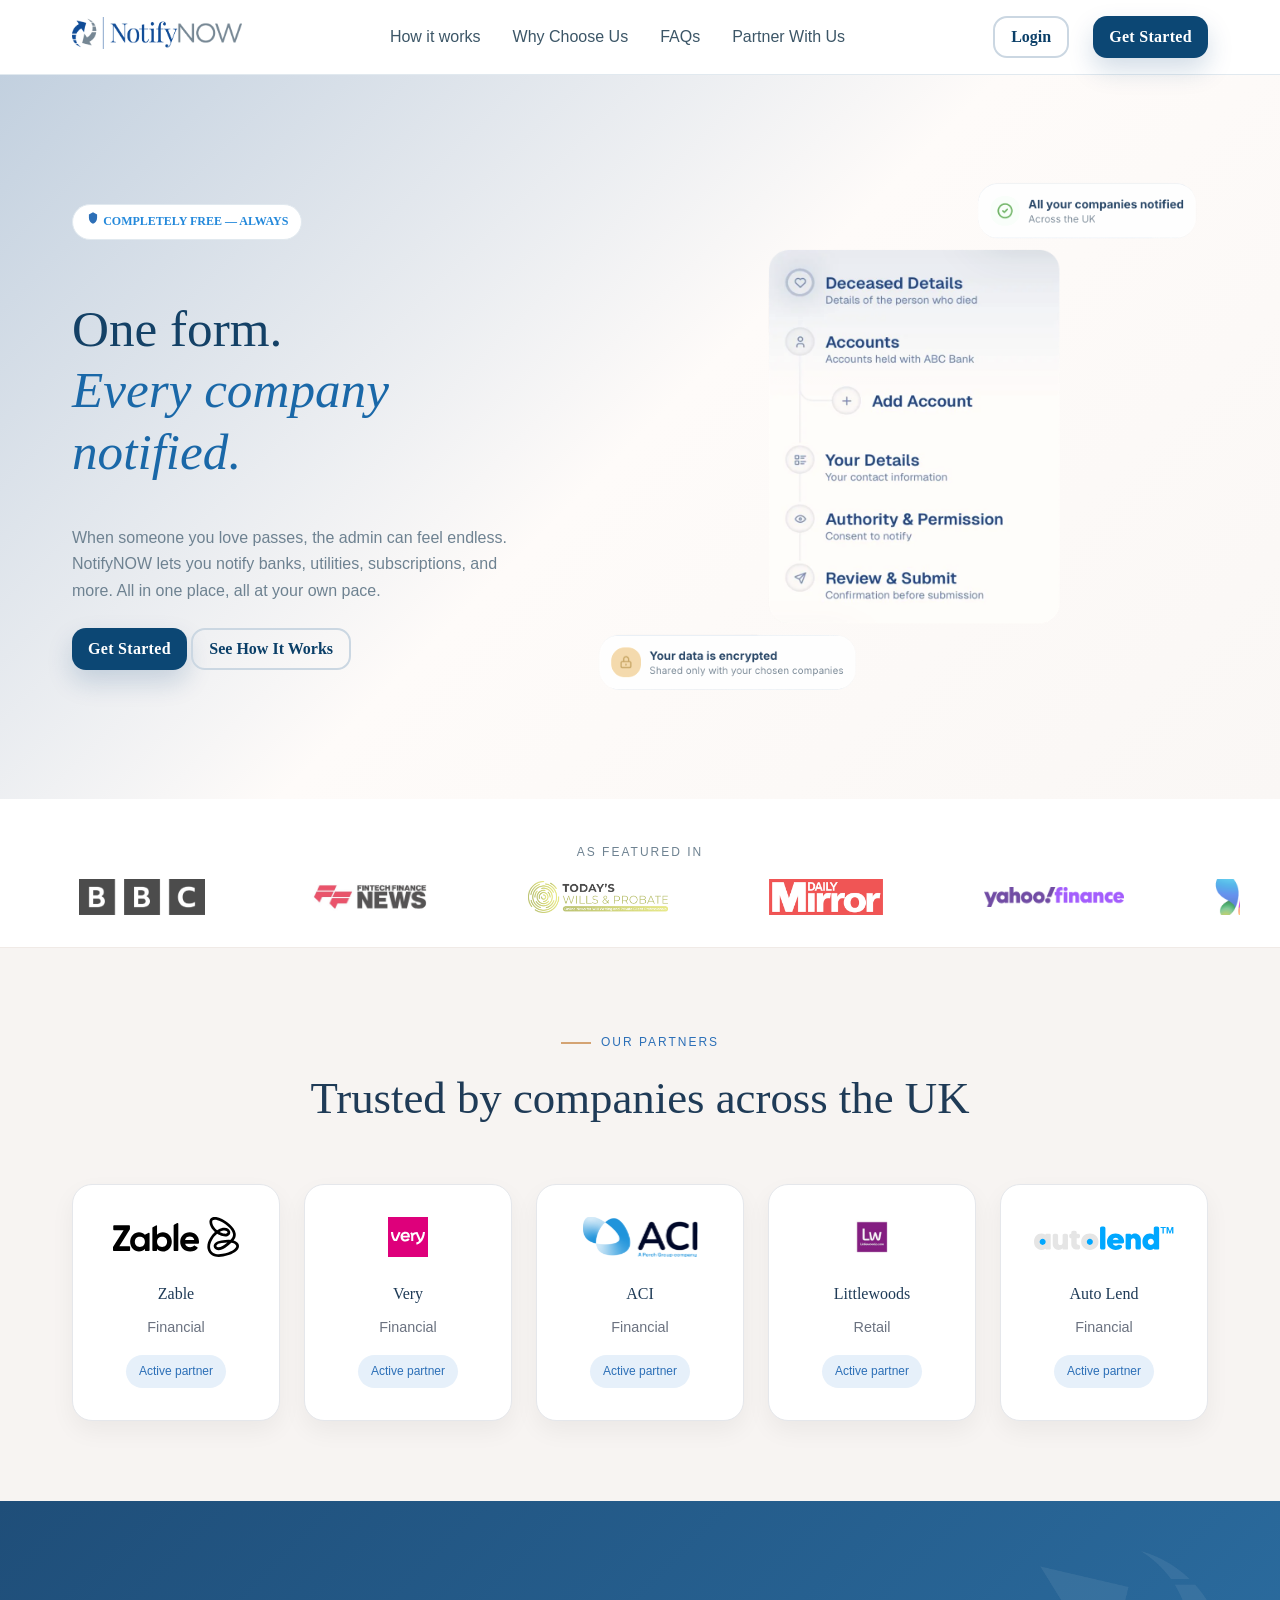
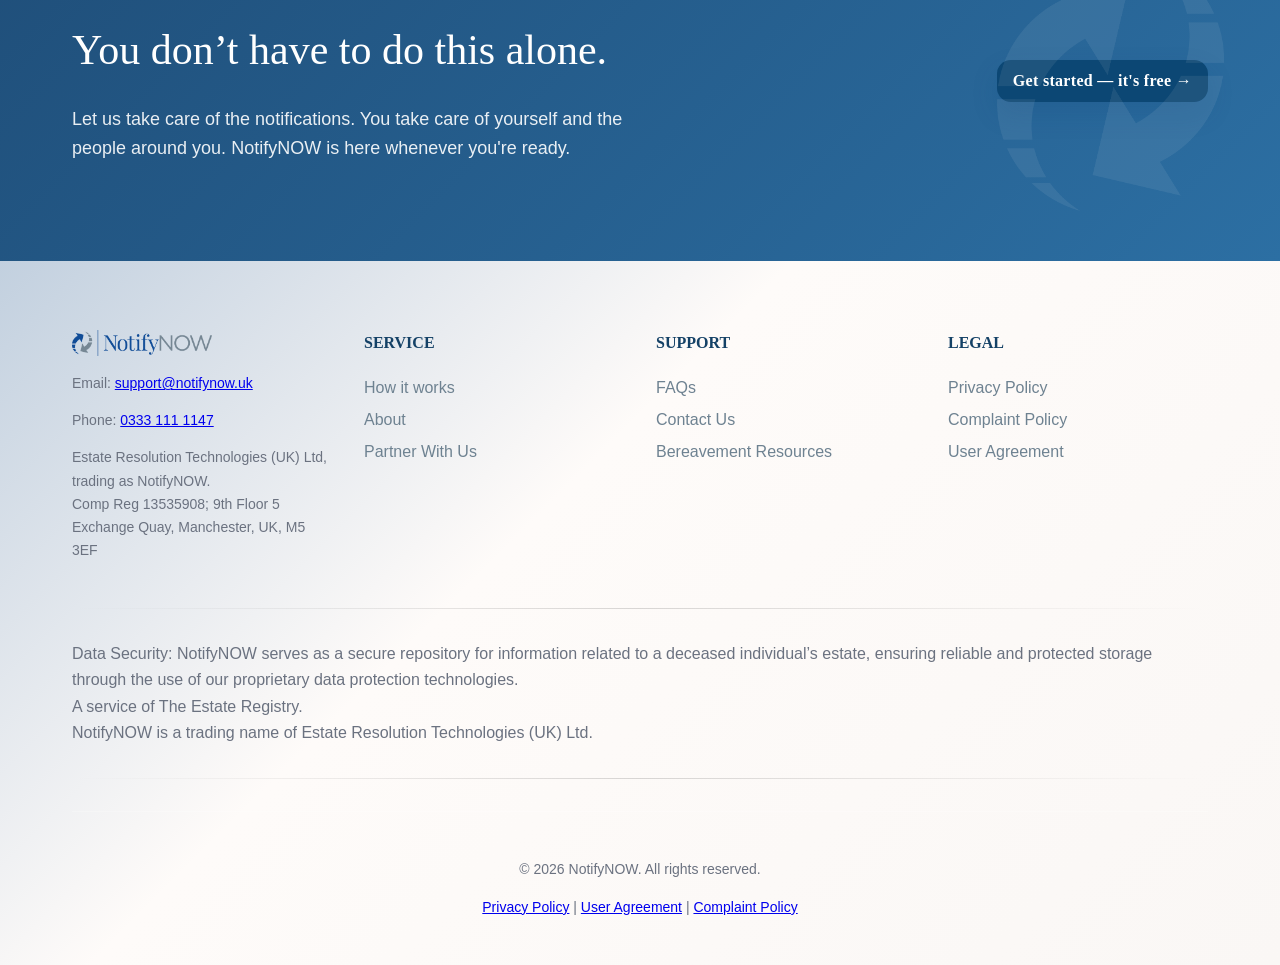
<file: index.html>
<!DOCTYPE html>
<html lang="en">
<head>
    <meta charset="UTF-8">
    <meta name="viewport" content="width=device-width, initial-scale=1.0, viewport-fit=cover">
    <title>NotifyNOW - Bereavement Notification Service</title>
    <link rel="stylesheet" href="styles.css">
</head>
<body>
    <!-- Navigation -->
    <nav class="nav">
        <div class="container nav-container">
            <a href="index.html">
  <img src="./assets/logos/NotifyNOWLogo.png" alt="NotifyNOW Logo" class="nav-logo">
</a>
            <ul class="nav-links">
                <li><a href="./pages/howitworks.html">How it works</a></li>
                <li><a href="./pages/whyus.html">Why Choose Us</a></li>
                <li><a href="./pages/faq.html">FAQs</a></li>
                <li><a href="./pages/partners.html">Partner With Us</a></li>
            </ul>
            <div class="nav-buttons">
  <a href="https://app.notifynow.uk/portal" target="_blank" class="btn-outline">Login</a>
  <a href="https://app.notifynow.uk/portal" target="_blank" class="btn-primary">Get Started</a>
</div>
        </div>
    </nav>

    <!-- Hero Section -->
   <section class="hero">
  <div class="container hero-container">
    
    <!-- LEFT CONTENT -->
    <div class="hero-left">
      <span class="badge">
        <svg class="badge-icon" xmlns="http://www.w3.org/2000/svg" viewBox="0 0 24 24" fill="currentColor">
      <path d="M12 2l7 4v6c0 5-3.5 9-7 10-3.5-1-7-5-7-10V6l7-4z"/>
    </svg>
    <strong class="badge-highlight">COMPLETELY FREE — ALWAYS</strong>
    </span>

      <h1 class="hero-title">
        One form.<br>
        <em>Every company notified.</em>
      </h1>

      <p class="hero-text">
        When someone you love passes, the admin can feel endless. NotifyNOW lets you notify banks, utilities, subscriptions, and more. All in one place, all at your own pace.
      </p>

      <div class="hero-buttons">
        <a href="https://app.notifynow.uk/portal" target="_blank" class="btn-primary">Get Started</a>
        <a href="pages/howitworks.html" target="_blank" class="btn-outline">See How It Works</a>
      </div>
    </div>

    <!-- RIGHT MOCK CARD -->
   <div class="hero-right">
  <!-- IMAGE -->
  <img 
    src="./assets/images/NN_GRAPHIC.png"
    alt="NotifyNOW Graphic"
    class="hero-image"
  />
  </div>
</section>

    <!-- Press Strip -->
    <section class="press-strip">
  <div class="container press-container reveal">
    <p class="press-label">As featured in</p>

    <div class="press-track">

         <div class="press-logo-item">
        <img src="./assets/logos/BBC_Logo_2021.svg.png" alt="BBC">
      </div>

      
      <div class="press-logo-item logo-ffnews">
  <img src="./assets/logos/ffnews_logo24_Main.png" alt="Fintech Finance News">
</div>

      <div class="press-logo-item">
        <img src="./assets/logos/Logos-with-Straplines-03.webp" alt="Today's Wills & Probate News">
      </div>

      <div class="press-logo-item">
        <img src="./assets/logos/dailymirror.png" alt="Daily Mirror">
      </div>

      <div class="press-logo-item">
        <img src="./assets/logos/YahooFinanceLogo.png" alt="Yahoo Finance">
      </div>

    <div class="press-logo-item logo-msn">
  <img src="./assets/logos/MSN-Logo.png" alt="MSN">
</div>

    <div class="press-logo-item logo-uknews">
  <img src="./assets/logos/UkNewsGroup.png" alt="UK News Group">
</div>

      <!-- Duplicate set for infinite scroll -->
      <div class="press-logo-item">
        <img src="./assets/logos/BBC_Logo_2021.svg.png" alt="BBC">
      </div>

      
      <div class="press-logo-item logo-ffnews">
  <img src="./assets/logos/ffnews_logo24_Main.png" alt="Fintech Finance News">
</div>

      <div class="press-logo-item">
        <img src="./assets/logos/Logos-with-Straplines-03.webp" alt="Today's Wills & Probate News">
      </div>

      <div class="press-logo-item">
        <img src="./assets/logos/dailymirror.png" alt="Daily Mirror">
      </div>

      <div class="press-logo-item">
        <img src="./assets/logos/YahooFinanceLogo.png" alt="Yahoo Finance">
      </div>

    <div class="press-logo-item logo-msn">
  <img src="./assets/logos/MSN-Logo.png" alt="MSN">
</div>

    <div class="press-logo-item logo-uknews">
  <img src="./assets/logos/UkNewsGroup.png" alt="UK News Group">
</div>
    </div>
  </div>
</section>

  <section class="partners-section">
  <div class="container">

    <div class="section-header">
      <span class="section-eyebrow">OUR PARTNERS</span>
      <h2 class="section-title">Trusted by companies across the UK</h2>
    </div>

    <div class="partners-grid">

      <!-- CARD -->
      <div class="partner-card">
        <img src="./assets/logos/logo-zable2.svg" alt="Zable">
        <h4>Zable</h4>
        <p>Financial</p>
        <span class="badge-active">Active partner</span>
      </div>

      <div class="partner-card">
        <img src="./assets/images/logo-very.svg" alt="Very">
        <h4>Very</h4>
        <p>Financial</p>
        <span class="badge-active">Active partner</span>
      </div>

       <div class="partner-card">
        <img src="./assets/images/aci-logo.svg" alt="ACI">
        <h4>ACI</h4>
        <p>Financial</p>
        <span class="badge-active">Active partner</span>
      </div>

      <div class="partner-card">
        <img src="./assets/logos/littlewoods.jpeg" alt="littlewoods">
        <h4>Littlewoods</h4>
        <p>Retail</p>
        <span class="badge-active">Active partner</span>
      </div>

       <div class="partner-card">
        <img src="./assets/logos/logo-autolend2.svg" alt="Auto Lend">
        <h4>Auto Lend</h4>
        <p>Financial</p>
        <span class="badge-active">Active partner</span>
      </div>
    

    </div>

  </div>
</section>

    <!-- CTA Section -->
  <section class="cta">
  <div class="container cta-container reveal">

    <div class="cta-left">
      <h2 class="cta-title">You don’t have to do this alone.</h2>

      <p class="cta-text">
        Let us take care of the notifications. You take care of yourself and the people around you. NotifyNOW is here whenever you're ready.
      </p>
    </div>

    <div class="cta-right">
      <button 
        class="btn-primary"
        onclick="window.open('https://app.notifynow.uk/portal', '_blank')">
        Get started — it's free →
      </button>
    </div>

  </div>
</section>

    <!-- Footer -->
    <footer class="footer">
        <div class="container footer-container">
            <div class="footer-grid">
                <div>
                    <h4 class="footer-logo">
                    <img src="./assets/logos/NotifyNOWLogo.png" alt="NotifyNOW Logo" class="footer-logo-img">
                    </h4>
                    <div class="footer-description">
  <p>Email: <a href="mailto:support@notifynow.uk">support@notifynow.uk</a></p>
  <p>Phone: <a href="tel:03331111147">0333 111 1147</a></p>
   <p>Estate Resolution Technologies (UK) Ltd, trading as NotifyNOW. 
  
          <span style="display:block;">
          Comp Reg 13535908; 9th Floor 5 Exchange Quay, Manchester, UK, M5 3EF
          </span>
          </p>
</div>
                </div>
                <div>
                    <h4>SERVICE</h4>
                    <ul class="footer-links">
                        <li><a href="pages/howitworks.html#how-it-works">How it works</a></li>
                        <li><a href="pages/whyus.html#about">About</a></li>
                        <li><a href="pages/partners.html#partners">Partner With Us</a></li>
                    </ul>
                </div>
                <div>
                    <h4>SUPPORT</h4>
                    <ul class="footer-links">
                        <li><a href="pages/faq.html">FAQs</a></li>
                        <li><a href="pages/faq.html">Contact Us</a></li>
                        <li>
                      <a href="https://continuedpath.co.uk/" target="_blank" rel="noopener noreferrer">
                       Bereavement Resources
                     </a>
                    </li>
                    </ul>
                </div>
                <div>
                    <h4>LEGAL</h4>
                    <ul class="footer-links">
                        <li><a href="https://app.notifynow.uk/privacy-policy" target="_blank" rel="noopener noreferrer">
                          Privacy Policy</a></li>
                          <li><a href="pages/complaint.html" target="_blank" rel="noopener noreferrer">
                          Complaint Policy</a></li>
                        <li><a href="https://app.notifynow.uk/terms-of-use" target="_blank" rel="noopener noreferrer">
                          User Agreement</a></li>
                    </ul>
                </div>
            </div>
            <div class="footer-divider"></div>

            <p>
            Data Security: NotifyNOW serves as a secure repository for information related to a deceased individual’s estate, ensuring reliable
            and protected storage through the use of our proprietary data protection technologies.
            <br>
            A service of The Estate Registry.
            <br>
            NotifyNOW is a trading name of Estate Resolution Technologies (UK) Ltd.
            </p>

        <div class="footer-divider"></div>

        <div class="footer-bottom">
        <p>&copy; 2026 NotifyNOW. All rights reserved.</p>

           <p class="footer-legal">
          <a href="https://app.notifynow.uk/privacy-policy" target="_blank" rel="noopener noreferrer">Privacy Policy</a>
          <span>|</span>
          <a href="https://app.notifynow.uk/terms-of-use" target="_blank" rel="noopener noreferrer">User Agreement</a>
          <span>|</span>
          <a href="pages/complaint.html" target="_blank" rel="noopener noreferrer">Complaint Policy</a>
          </p>
        </div>
     </footer>

     <script src="script.js"></script>
</body>
</html>
</file>
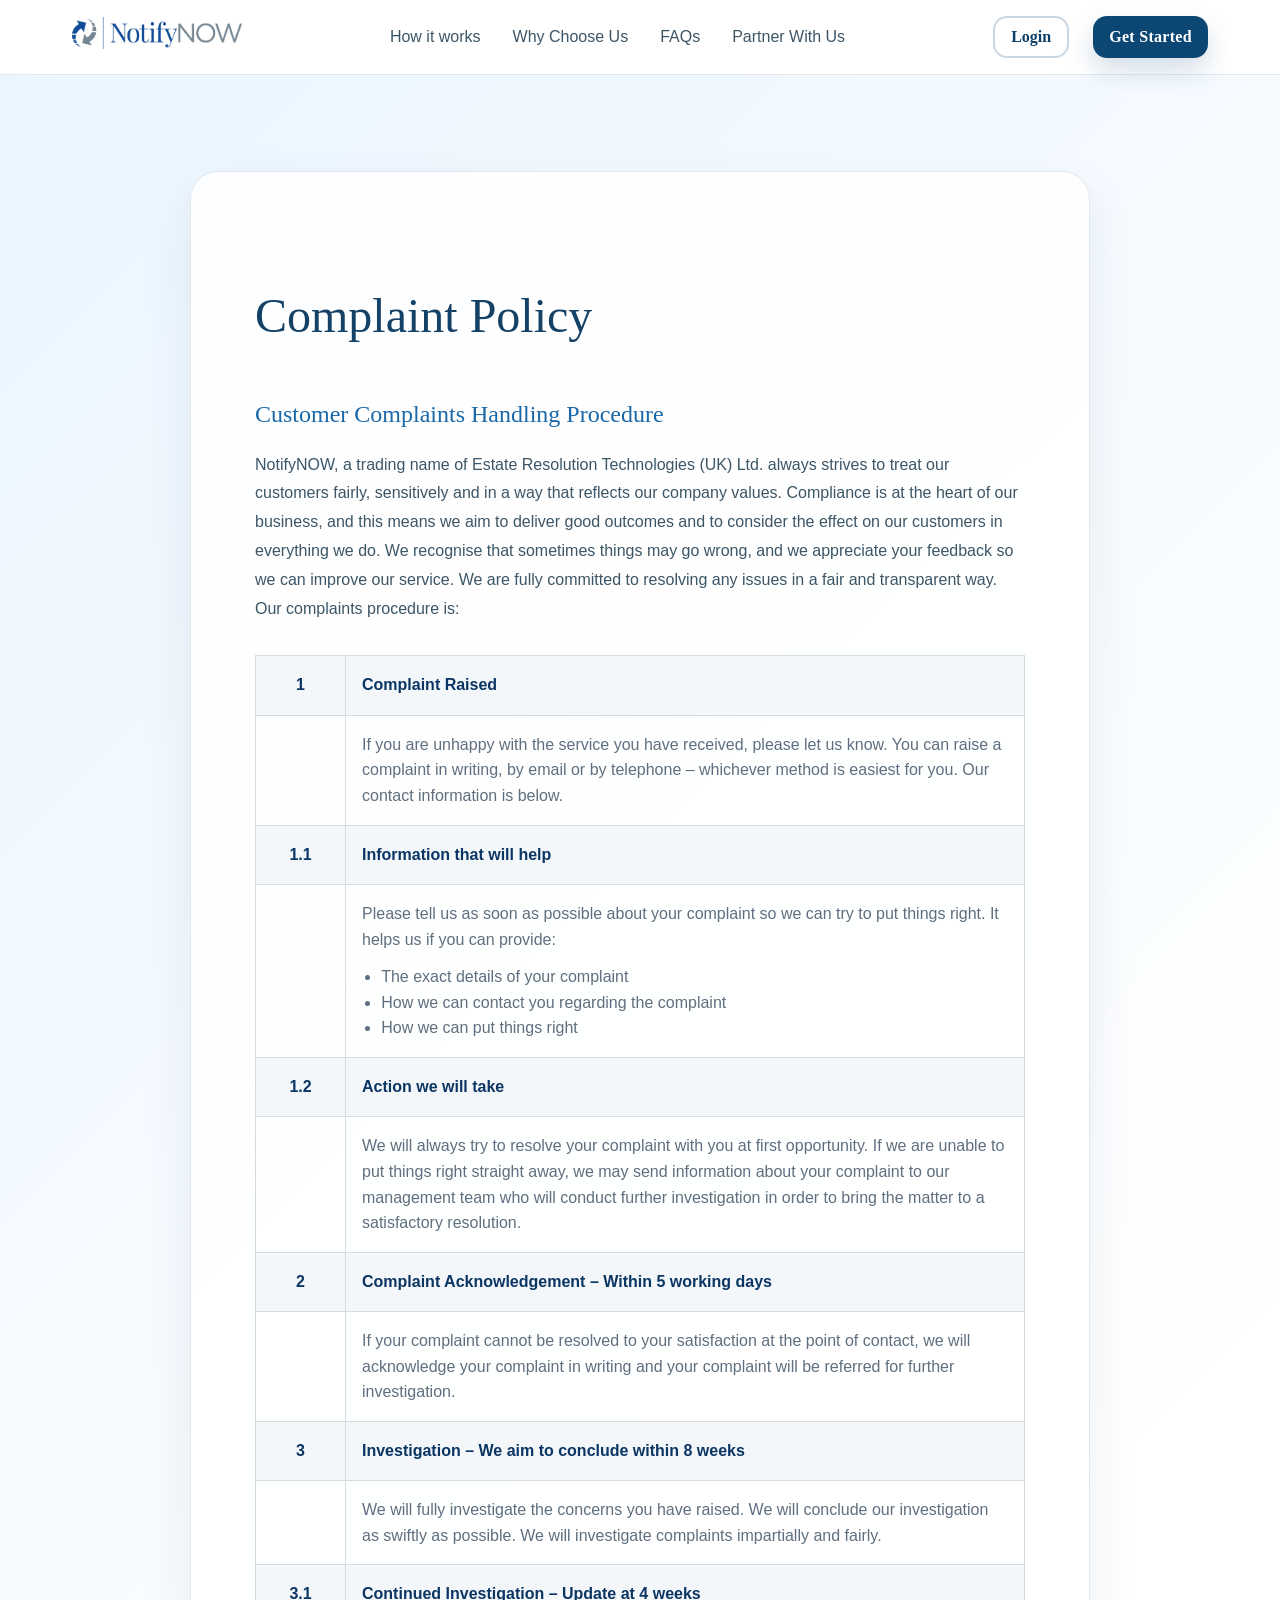
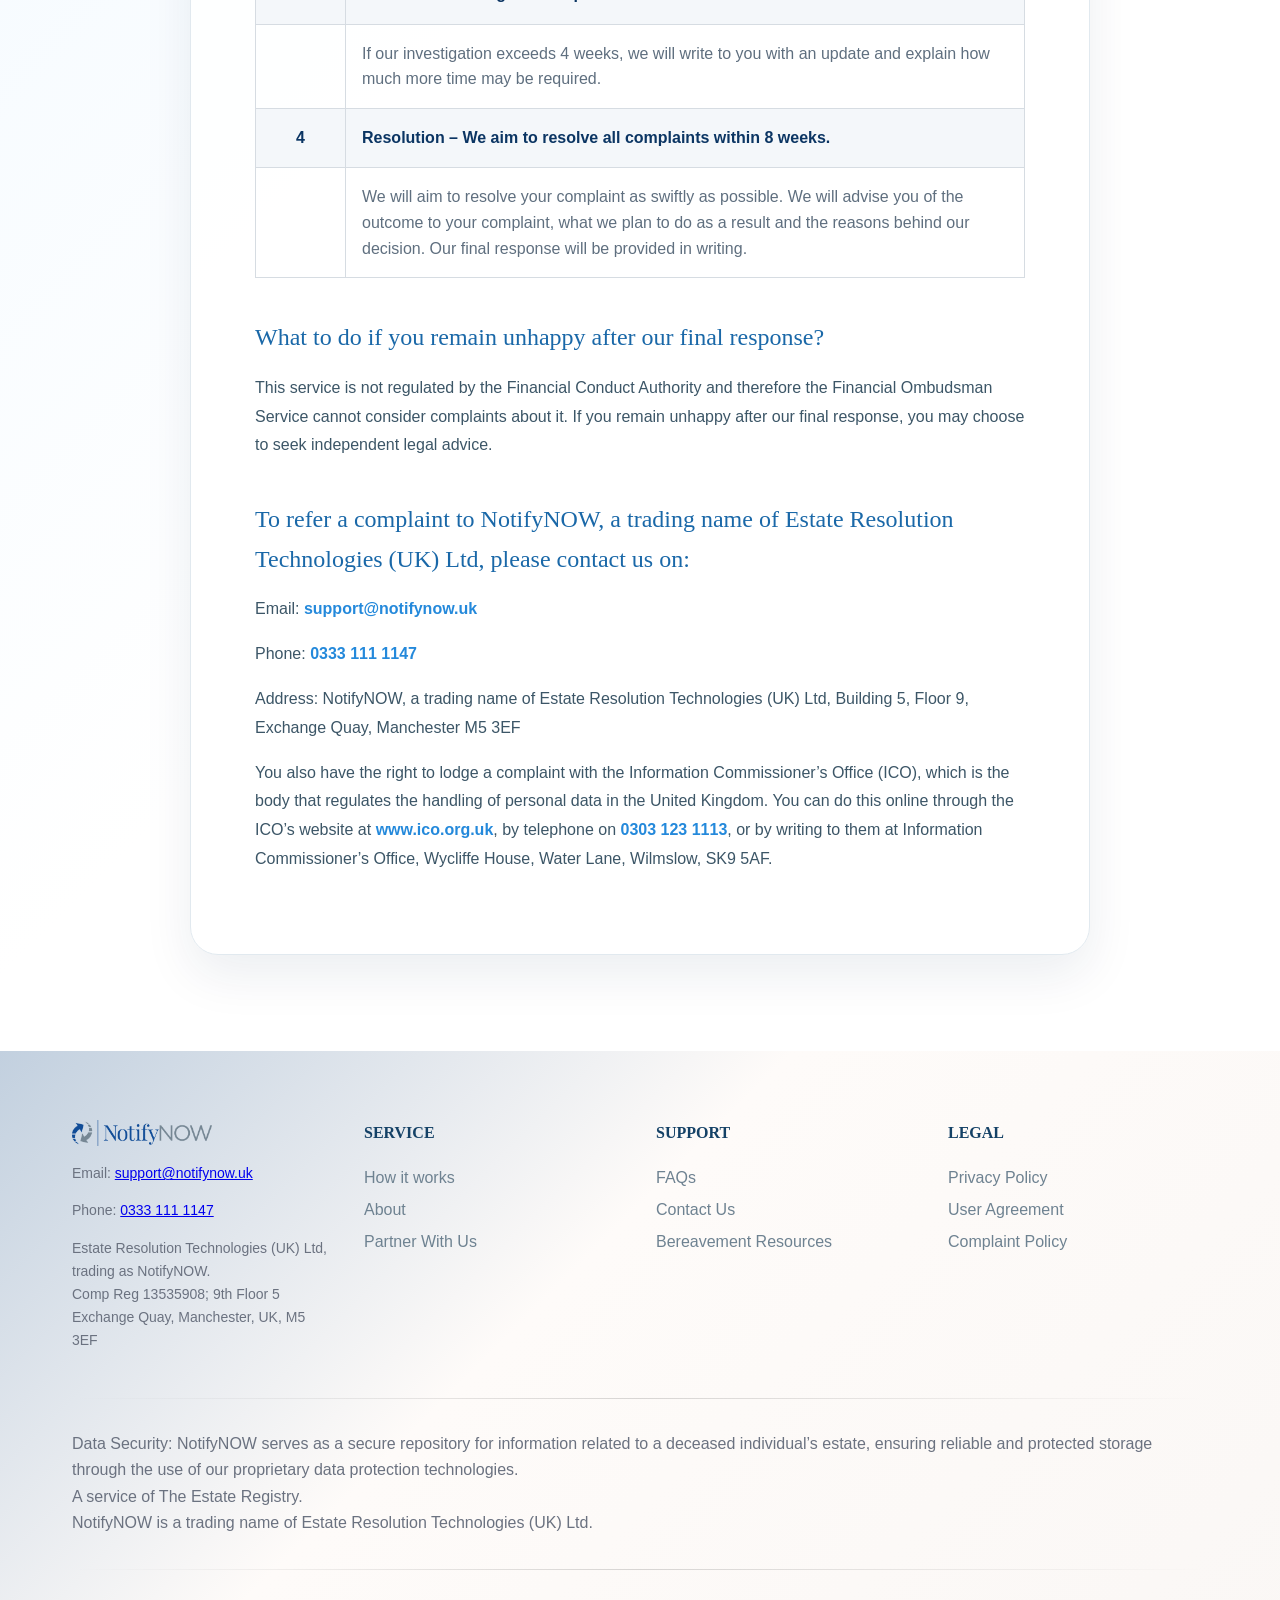
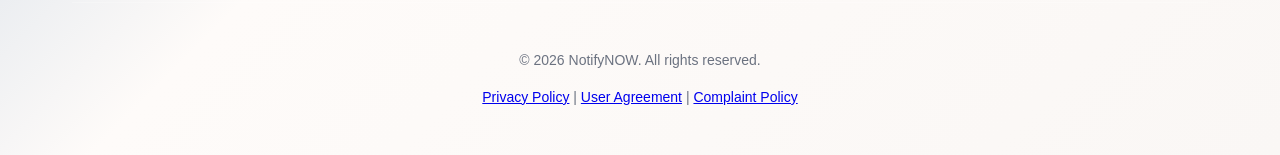
<file: pages/complaint.html>
<!DOCTYPE html>
<html lang="en">
<head>
    <meta charset="UTF-8">
    <meta name="viewport" content="width=device-width, initial-scale=1.0">
    <title>Complaint Policy - NotifyNOW</title>
    <link rel="stylesheet" href="../styles.css">
</head>
<body>

  <div id="navbar"></div>

<script src="../components/navbar.js"></script>
<script>
  document.getElementById("navbar").innerHTML = navbarHTML;
</script>

<section class="complaint-section">
  <div class="container">

    <h1>Complaint Policy</h1>
    <h2>Customer Complaints Handling Procedure</h2>

    <p>NotifyNOW, a trading name of Estate Resolution Technologies (UK) Ltd. always strives to treat our customers fairly, sensitively and in a way that reflects our company values. Compliance is at the heart of our business, and this means we aim to deliver good outcomes and to consider the effect on our customers in everything we do. We recognise that sometimes things may go wrong, and we appreciate your feedback so we can improve our service. We are fully committed to resolving any issues in a fair and transparent way.

            Our complaints procedure is:</p>
            <table class="complaints-table">
  <tr>
    <th>1</th>
    <th>Complaint Raised</th>
  </tr>
  <tr>
    <td></td>
    <td>If you are unhappy with the service you have received, please let us know. You can raise a complaint in writing, by email or by telephone – whichever method is easiest for you. Our contact information is below.</td>
  </tr>

  <tr>
    <th>1.1</th>
    <th>Information that will help</th>
  </tr>
  <tr>
    <td></td>
    <td>
      Please tell us as soon as possible about your complaint so we can try to put things right. It helps us if you can provide:
      <ul>
        <li>The exact details of your complaint</li>
        <li>How we can contact you regarding the complaint</li>
        <li>How we can put things right</li>
      </ul>
    </td>
  </tr>

  <tr>
    <th>1.2</th>
    <th>Action we will take</th>
  </tr>
  <tr>
    <td></td>
    <td>We will always try to resolve your complaint with you at first opportunity. If we are unable to put things right straight away, we may send information about your complaint to our management team who will conduct further investigation in order to bring the matter to a satisfactory resolution.</td>
  </tr>

  <tr>
    <th>2</th>
    <th>Complaint Acknowledgement – Within 5 working days</th>
  </tr>
  <tr>
    <td></td>
    <td>If your complaint cannot be resolved to your satisfaction at the point of contact, we will acknowledge your complaint in writing and your complaint will be referred for further investigation.</td>
  </tr>

  <tr>
    <th>3</th>
    <th>Investigation – We aim to conclude within 8 weeks</th>
  </tr>
  <tr>
    <td></td>
    <td>We will fully investigate the concerns you have raised. We will conclude our investigation as swiftly as possible. We will investigate complaints impartially and fairly.</td>
  </tr>

  <tr>
    <th>3.1</th>
    <th>Continued Investigation – Update at 4 weeks</th>
  </tr>
  <tr>
    <td></td>
    <td>If our investigation exceeds 4 weeks, we will write to you with an update and explain how much more time may be required.</td>
  </tr>

  <tr>
    <th>4</th>
    <th>Resolution – We aim to resolve all complaints within 8 weeks.</th>
  </tr>
  <tr>
    <td></td>
    <td>We will aim to resolve your complaint as swiftly as possible. We will advise you of the outcome to your complaint, what we plan to do as a result and the reasons behind our decision. Our final response will be provided in writing.</td>
  </tr>
</table>
    
    <h2>What to do if you remain unhappy after our final response?</h2>
    <p>This service is not regulated by the Financial Conduct Authority and therefore the Financial Ombudsman Service cannot consider complaints about it. If you remain unhappy after our final response, you may choose to seek independent legal advice.</p>

    <h2>To refer a complaint to NotifyNOW, a trading name of Estate Resolution Technologies (UK) Ltd, please contact us on:</h2>
    <p>Email: <a href="mailto:support@notifynow.uk">support@notifynow.uk</a></p>
    <p>Phone: <a href="tel:03331111147">0333 111 1147</a></p>
    <p>Address: NotifyNOW, a trading name of Estate Resolution Technologies (UK) Ltd, Building 5, Floor 9, Exchange Quay, Manchester M5 3EF</p>

   <p>
  You also have the right to lodge a complaint with the Information Commissioner’s Office (ICO), which is the body that regulates the handling of personal data in the United Kingdom.
  You can do this online through the ICO’s website at 
  <a href="https://www.ico.org.uk" target="_blank">www.ico.org.uk</a>,
  by telephone on 
  <a href="tel:03031231113">0303 123 1113</a>,
  or by writing to them at Information Commissioner’s Office, Wycliffe House, Water Lane, Wilmslow, SK9 5AF.
</p>

  </div>
</section>

<footer class="footer">
  <div class="container footer-container">
    <div class="footer-grid">
      <div>
        <h4 class="footer-logo">
          <img src="../assets/logos/NotifyNOWLogo.png" alt="NotifyNOW Logo" class="footer-logo-img">
        </h4>

        <div class="footer-description">
          <p>Email: <a href="mailto:support@notifynow.uk">support@notifynow.uk</a></p>
          <p>Phone: <a href="tel:03331111147">0333 111 1147</a></p>
          <p>Estate Resolution Technologies (UK) Ltd, trading as NotifyNOW. 
  
          <span style="display:block;">
          Comp Reg 13535908; 9th Floor 5 Exchange Quay, Manchester, UK, M5 3EF
          </span>
</p>
        </div>
      </div>

      <div>
        <h4>SERVICE</h4>
        <ul class="footer-links">
          <li><a href="howitworks.html#how-it-works">How it works</a></li>
          <li><a href="whyus.html#about">About</a></li>
          <li><a href="partners.html#partners">Partner With Us</a></li>
        </ul>
      </div>

      <div>
        <h4>SUPPORT</h4>
        <ul class="footer-links">
          <li><a href="faq.html">FAQs</a></li>
          <li><a href="faq.html">Contact Us</a></li>
          <li><a href="https://continuedpath.co.uk/" target="_blank" rel="noopener noreferrer">Bereavement Resources</a></li>
        </ul>
      </div>

      <div>
        <h4>LEGAL</h4>
        <ul class="footer-links">
          <li><a href="https://app.notifynow.uk/privacy-policy" target="_blank" rel="noopener noreferrer">Privacy Policy</a></li>
          <li><a href="https://app.notifynow.uk/terms-of-use" target="_blank" rel="noopener noreferrer">User Agreement</a></li>
          <li><a href="complaint.html" target="_blank" rel="noopener noreferrer">Complaint Policy</a></li>
        </ul>
      </div>
    </div>

    <div class="footer-divider"></div>

           <p>
            Data Security: NotifyNOW serves as a secure repository for information related to a deceased individual’s estate, ensuring reliable
            and protected storage through the use of our proprietary data protection technologies.
            <br>
            A service of The Estate Registry.
            <br>
            NotifyNOW is a trading name of Estate Resolution Technologies (UK) Ltd.
            </p>
    <div class="footer-divider"></div>

    <div class="footer-bottom">
      <p>&copy; 2026 NotifyNOW. All rights reserved.</p>

      <p class="footer-legal">
        <a href="https://app.notifynow.uk/privacy-policy" target="_blank" rel="noopener noreferrer">Privacy Policy</a>
        <span>|</span>
        <a href="https://app.notifynow.uk/terms-of-use" target="_blank" rel="noopener noreferrer">User Agreement</a>
        <span>|</span>
        <a href="complaint.html" target="_blank" rel="noopener noreferrer">Complaint Policy</a>
      </p>
    </div>
  </div>
</footer>

     <script src="../script.js"></script>
</body>
</html>
</file>
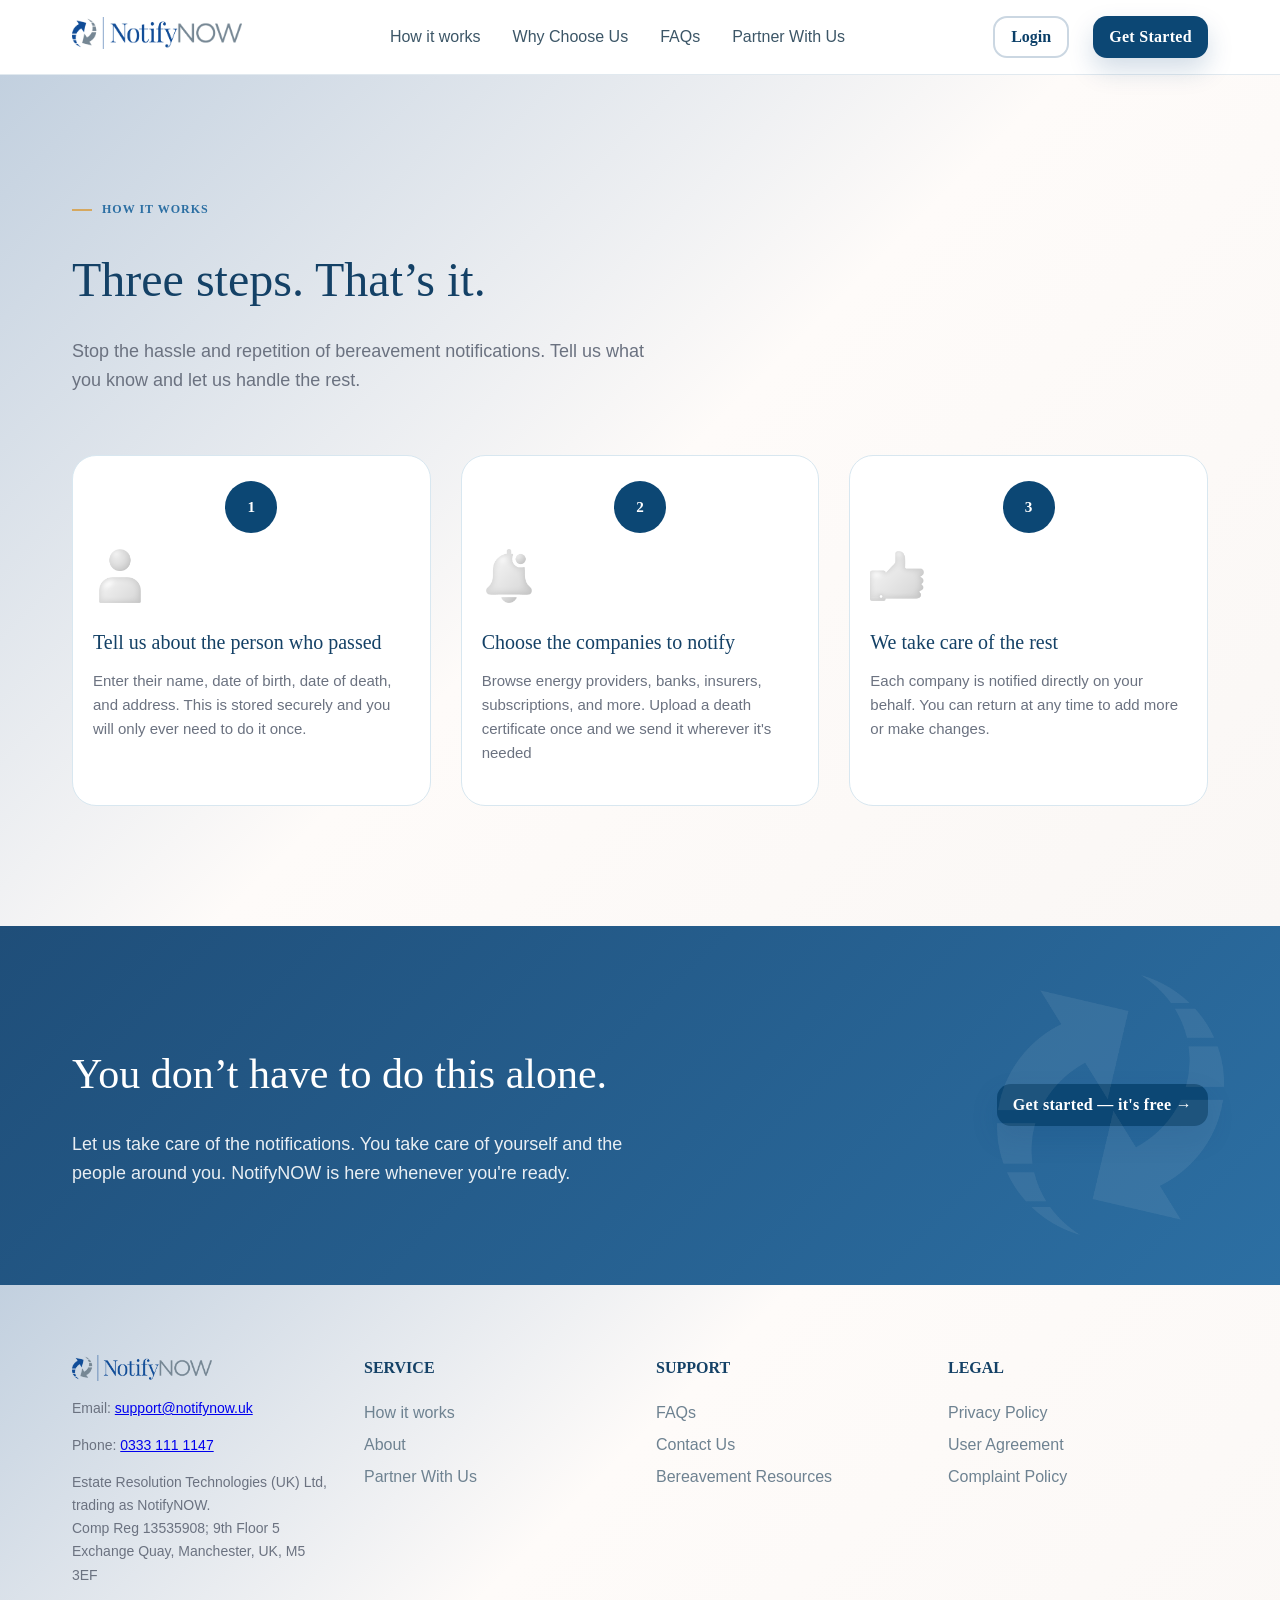
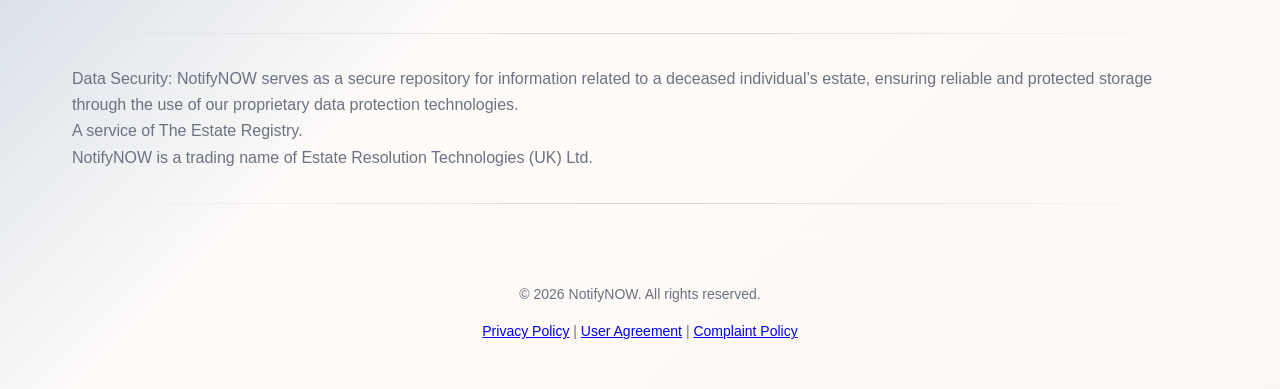
<file: pages/howitworks.html>
<!DOCTYPE html>
<html lang="en">
<head>
    <meta charset="UTF-8">
    <meta name="viewport" content="width=device-width, initial-scale=1.0">
    <title>How It Works - NotifyNOW</title>
    <link rel="stylesheet" href="../styles.css">
</head>
<body>

  <div id="navbar"></div>

<script src="../components/navbar.js"></script>
<script>
  document.getElementById("navbar").innerHTML = navbarHTML;
</script>

 <section class="how-it-works">
  <div class="container">

    <div class="how-header">
      <span class="how-label">How it works</span>
      <h2>Three steps. That’s it.</h2>
      <p>
        Stop the hassle and repetition of bereavement notifications. Tell us what you know and let us handle the rest.
      </p>
    </div>

    <div id="steps" class="steps"></div>

  </div>
</section>
 <section class="cta">
  <div class="container cta-container reveal">

    <div class="cta-left">
      <h2 class="cta-title">You don’t have to do this alone.</h2>
      <p class="cta-text">
        Let us take care of the notifications. You take care of yourself and the people around you. NotifyNOW is here whenever you're ready.
      </p>
    </div>

    <div class="cta-right">
      <button class="btn-primary"
  onclick="window.open('https://app.notifynow.uk/portal', '_blank')">
  Get started — it's free →
</button>

      <!-- <p class="cta-disclaimer">
        <svg class="badge-icon" xmlns="http://www.w3.org/2000/svg" viewBox="0 0 24 24" fill="currentColor">
          <path d="M12 2l7 4v6c0 5-3.5 9-7 10-3.5-1-7-5-7-10V6l7-4z"/>
        </svg>
        No account needed to get started
      </p>
    </div> -->

  </div>
</section>

    <!-- Footer -->
    <footer class="footer">
  <div class="container footer-container">
    <div class="footer-grid">
      <div>
        <h4 class="footer-logo">
          <img src="../assets/logos/NotifyNOWLogo.png" alt="NotifyNOW Logo" class="footer-logo-img">
        </h4>

        <div class="footer-description">
          <p>Email: <a href="mailto:support@notifynow.uk">support@notifynow.uk</a></p>
          <p>Phone: <a href="tel:03331111147">0333 111 1147</a></p>
           <p>Estate Resolution Technologies (UK) Ltd, trading as NotifyNOW. 
  
          <span style="display:block;">
          Comp Reg 13535908; 9th Floor 5 Exchange Quay, Manchester, UK, M5 3EF
          </span>
          </p>
        </div>
      </div>

      <div>
        <h4>SERVICE</h4>
        <ul class="footer-links">
          <li><a href="howitworks.html#how-it-works">How it works</a></li>
          <li><a href="whyus.html#about">About</a></li>
          <li><a href="partners.html#partners">Partner With Us</a></li>
        </ul>
      </div>

      <div>
        <h4>SUPPORT</h4>
        <ul class="footer-links">
          <li><a href="faq.html">FAQs</a></li>
          <li><a href="faq.html">Contact Us</a></li>
          <li><a href="https://continuedpath.co.uk/" target="_blank" rel="noopener noreferrer">Bereavement Resources</a></li>
        </ul>
      </div>

      <div>
        <h4>LEGAL</h4>
        <ul class="footer-links">
          <li><a href="https://app.notifynow.uk/privacy-policy" target="_blank" rel="noopener noreferrer">Privacy Policy</a></li>
          <li><a href="https://app.notifynow.uk/terms-of-use" target="_blank" rel="noopener noreferrer">User Agreement</a></li>
          <li><a href="complaint.html" target="_blank" rel="noopener noreferrer">Complaint Policy</a></li>
        </ul>
      </div>
    </div>

    <div class="footer-divider"></div>

            <p>
            Data Security: NotifyNOW serves as a secure repository for information related to a deceased individual’s estate, ensuring reliable
            and protected storage through the use of our proprietary data protection technologies.
            <br>
            A service of The Estate Registry.
            <br>
            NotifyNOW is a trading name of Estate Resolution Technologies (UK) Ltd.
            </p>

    <div class="footer-divider"></div>

    <div class="footer-bottom">
      <p>&copy; 2026 NotifyNOW. All rights reserved.</p>

      <p class="footer-legal">
        <a href="https://app.notifynow.uk/privacy-policy" target="_blank" rel="noopener noreferrer">Privacy Policy</a>
        <span>|</span>
        <a href="https://app.notifynow.uk/terms-of-use" target="_blank" rel="noopener noreferrer">User Agreement</a>
        <span>|</span>
        <a href="complaint.html" target="_blank" rel="noopener noreferrer">Complaint Policy</a>
      </p>
    </div>
  </div>
</footer>

<script src="../components/steps.js"></script>

</body>
</html>
</file>
<file: styles.css>
/** @import must precede all other statements */
@import url("https://fonts.googleapis.com/css2?family=DM+Serif+Display:ital@0;1&family=DM+Sans:wght@300;400;500;600;700&display=swap");
@import url("https://fonts.googleapis.com/css2?family=Libre+Baskerville:wght@400;700&display=swap");
:root {
  /* NotifyNOW palette */
  --navy: 207 67% 24%;
  --blue: 207 73% 38%;
  --blue-mid: 207 72% 50%;
  --blue-light: 207 100% 93%;
  --blue-pale: 207 100% 96%;
  --sky: 207 87% 78%;
  --warm: 26 33% 96%;
  --warm-dark: 26 25% 92%;
  --gold: 37 51% 59%;
  --gold-light: 37 81% 79%;
  --body: 204 26% 32%;
  --muted: 205 14% 50%;
  --border-color: 207 32% 91%;

  /* Tailwind defaults */
  --background: 0 0% 100%;
  --foreground: 222.2 84% 4.9%;
  --card: 0 0% 100%;
  --card-foreground: 222.2 84% 4.9%;
  --popover: 0 0% 100%;
  --popover-foreground: 222.2 84% 4.9%;
  --primary: 207 67% 24%;
  --primary-foreground: 210 40% 98%;
  --secondary: 210 40% 96.1%;
  --secondary-foreground: 222.2 47.4% 11.2%;
  --muted-tw: 210 40% 96.1%;
  --muted-foreground: 215.4 16.3% 46.9%;
  --accent: 210 40% 96.1%;
  --accent-foreground: 222.2 47.4% 11.2%;
  --destructive: 0 84.2% 60.2%;
  --destructive-foreground: 210 40% 98%;
  --input: 214.3 31.8% 91.4%;
  --ring: 222.2 84% 4.9%;
  --radius: 0.5rem;
  --sidebar-background: 0 0% 98%;
  --sidebar-foreground: 240 5.3% 26.1%;
  --sidebar-primary: 240 5.9% 10%;
  --sidebar-primary-foreground: 0 0% 98%;
  --sidebar-accent: 240 4.8% 95.9%;
  --sidebar-accent-foreground: 240 5.9% 10%;
  --sidebar-border: 220 13% 91%;
  --sidebar-ring: 217.2 91.2% 59.8%;
}

.dark {
  --background: 222.2 84% 4.9%;
  --foreground: 210 40% 98%;
  --card: 222.2 84% 4.9%;
  --card-foreground: 210 40% 98%;
  --popover: 222.2 84% 4.9%;
  --popover-foreground: 210 40% 98%;
  --primary: 210 40% 98%;
  --primary-foreground: 222.2 47.4% 11.2%;
  --secondary: 217.2 32.6% 17.5%;
  --secondary-foreground: 210 40% 98%;
  --muted: 217.2 32.6% 17.5%;
  --muted-foreground: 215 20.2% 65.1%;
  --accent: 217.2 32.6% 17.5%;
  --accent-foreground: 210 40% 98%;
  --destructive: 0 62.8% 30.6%;
  --destructive-foreground: 210 40% 98%;
  --input: 217.2 32.6% 17.5%;
  --ring: 212.7 26.8% 83.9%;
  --sidebar-background: 240 5.9% 10%;
  --sidebar-foreground: 240 4.8% 95.9%;
  --sidebar-primary: 224.3 76.3% 48%;
  --sidebar-primary-foreground: 0 0% 100%;
  --sidebar-accent: 240 3.7% 15.9%;
  --sidebar-accent-foreground: 240 4.8% 95.9%;
  --sidebar-border: 240 3.7% 15.9%;
  --sidebar-ring: 217.2 91.2% 59.8%;
}

* {
  border-color: hsl(var(--border-color));
}


body {
  /* background: linear-gradient(135deg, hsl(var(--blue-pale)) 0%, white 60%); */
  font-family: 'Inter', sans-serif;
  -webkit-font-smoothing: antialiased;
  line-height: 1.65;
  margin: 0;
  padding: 0;
  overflow-x: hidden;
}

h1, h2, h3, h4, h5, h6 {
  font-family: P22 Mackinac Pro, Georgia, serif;
  font-weight: normal;
}

p, li, h1, h2, h3, h4, h5, h6, a, button, label, td, th {
  overflow-wrap: break-word;
  word-break: normal;
}

span {
  word-break: normal;
}

pre, code {
  overflow-x: auto;
  white-space: pre;
}

/* Scrollbar styling */
::-webkit-scrollbar {
  width: 6px;
}

::-webkit-scrollbar-track {
  background: hsl(var(--blue-pale));
}

::-webkit-scrollbar-thumb {
  background: hsl(var(--sky));
  border-radius: 3px;
}

/* Smooth scroll */
html {
  scroll-behavior: smooth;
}

/* Animations */
@keyframes reveal {
  from {
    opacity: 0;
    transform: translateY(24px);
  }
  to {
    opacity: 1;
    transform: none;
  }
}

@keyframes reveal-left {
  from {
    opacity: 0;
    transform: translateX(-24px);
  }
  to {
    opacity: 1;
    transform: none;
  }
}

@keyframes reveal-right {
  from {
    opacity: 0;
    transform: translateX(24px);
  }
  to {
    opacity: 1;
    transform: none;
  }
}

.reveal {
  animation: reveal 0.65s ease forwards;
  opacity: 0;
}

.reveal-left {
  animation: reveal-left 0.65s ease forwards;
  opacity: 0;
}

.reveal-right {
  animation: reveal-right 0.65s ease forwards;
  opacity: 0;
}

.visible {
  animation-play-state: running;
}

/* Helper classes */
.min-h-screen {
  min-height: 100vh;
}

/* .bg-white {
  background-color: white;
} */

/* Container */
.container {
  max-width: 1200px;
  margin: 0 auto;
  padding: 0 2rem;
}

@media (max-width: 768px) {
  .container {
    padding: 0 1rem;
  }
}

/* Navigation */
.nav-logo {
  height: 32px;   /* controls size */
  width: auto;    /* keeps proportions */
  object-fit: contain;
}

.nav {
  padding: 1rem 2rem;
  background: white;
  border-bottom: 1px solid hsl(var(--border-color));
  position: sticky;
  top: 0;
  z-index: 100;
}

.nav-container {
  display: flex;
  justify-content: space-between;
  align-items: center;
}

.logo {
  font-family: P22 Mackinac Pro, Georgia, serif;
  font-size: 1.5rem;
  color: hsl(var(--navy));
  font-weight: 500;
}

.nav-links {
  display: flex;
  gap: 2rem;
  list-style: none;
  margin: 0;
  padding: 0;
}

.nav-links a {
  text-decoration: none;
  color: hsl(var(--body));
  font-weight: 500;
  transition: color 0.2s;
}

.nav-links a:hover {
  color: hsl(var(--blue-mid));
}

/* Hero */
.hero {
  padding: 6rem 2rem;
  background: linear-gradient(135deg, #c2d0df, #fefbf9, #faf7f5);
}


.hero-container {
  display: flex;
  align-items: center;
  justify-content: space-between;
  gap: 4rem;
}

/* LEFT SIDE */
.hero-left {
  flex: 1;
  max-width: 550px;
}
.badge-highlight {
  font-weight: 700;
  color: hsl(var(--blue-mid));
  font-family: P22 Mackinac Pro, Georgia, serif;
}

.badge {
  display: inline-block;
  font-size: 0.75rem;
  background: white;
  border-radius: 999px;
  padding: 0.4rem 0.8rem;
  margin-bottom: 1rem;
  border: 1px solid hsl(var(--border-color));
}
.badge-icon {
  width: 14px;
  height: 14px;
  color: #2c6fb7; /* matches your blue */
}

.hero-title {
  font-size: 3.2rem;
  color: hsl(var(--navy));
  line-height: 1.2;
}

.hero-title em {
  font-style: italic;
  color: hsl(var(--blue));
}

.hero-text {
  margin: 1.5rem 0;
  color: hsl(var(--muted));
  font-size: 1rem;
}

/* RIGHT SIDE CARD */
/* container must be relative */
.hero-right {
  position: relative;
  display: flex;
  justify-content: center;
  align-items: center;
}

/* IMAGE */
.hero-image {
  width: 100%;
  max-width: 620px;
  opacity: 0.95;
  filter: saturate(0.95) contrast(1.05);
}


.card {
  background: white;
  padding: 2rem;
  border-radius: 20px;
  width: 320px;
  box-shadow: 0 20px 50px rgba(0,0,0,0.08);
}

.card h4 {
  margin-top: 1rem;
  color: hsl(var(--navy));
}

.card p {
  font-size: 0.85rem;
  color: hsl(var(--muted));
  margin-bottom: 0.5rem;
}

.add-btn {
  margin: 1rem 0;
  background: none;
  border: 1px dashed hsl(var(--border-color));
  padding: 0.5rem;
  width: 100%;
  border-radius: 10px;
  cursor: pointer;
}

/* RESPONSIVE */
@media (max-width: 900px) {
  .hero-container {
    flex-direction: column;
    text-align: center;
  }

  .hero-left {
    max-width: 100%;
  }
}

/* Press Strip */
/* Press Strip */
.press-strip {
  padding: 2rem 0;
  background: #ffffff;
  border-bottom: 1px solid hsl(var(--warm-dark));
  overflow: hidden;
}

.press-container {
  text-align: center;
  overflow: hidden;
  max-width: 100%;
}

.press-label {
  text-transform: uppercase;
  letter-spacing: 2px;
  font-size: 0.75rem;
  color: hsl(var(--muted));
  margin-bottom: 1rem;
  padding: 0 1rem;
}

.press-logos {
  width: 100%;
  max-width: 100%;
  overflow: hidden;
  position: relative;
}

.press-track {
  display: flex;
  align-items: center;
  gap: 5.5rem;
  width: max-content;
  animation: scroll 20s linear infinite;
  will-change: transform;
}

.press-logo-item {
  flex: 0 0 140px;
  width: 140px;
  height: 36px;
  display: flex;
  align-items: center;
  justify-content: center;
  overflow: hidden;
}

.press-logo-item img {
  max-width: 100%;
  max-height: 100%;
  object-fit: contain;
  opacity: 0.7;
  transition: opacity 0.3s ease, transform 0.3s ease;
}

.press-logos img:hover {
  opacity: 1;
}

/* MSN — crop left whitespace + scale */
.logo-msn img {
  transform: scale(1.8) translateX(-10%);
}

/* Fintech — scale slightly */
.logo-ffnews img {
  transform: scale(2.5);
}

/* UK News — zoom into circle + center */
.logo-uknews img {
  transform: scale(1.7) translateX(5%);
}

.logo-mirror img {
  background: white;
  mix-blend-mode: multiply;
}

@keyframes scroll {
  from {
    transform: translateX(0);
  }
  to {
    transform: translateX(-50%);
  }
}

/* Mobile */
@media (max-width: 768px) {
  .press-strip {
    padding: 1.5rem 0;
  }

  .press-track {
    gap: 2rem;
  }

  .press-logo-item {
    flex: 0 0 110px;
    width: 110px;
  }

  .press-track img {
    max-width: 100px;
    height: auto;
  }
}

/* SECTION */
.partners-section {
  padding: 5rem 2rem;
  background: #f7f4f2; /* warm gray like screenshot */
}

/* HEADER */
.section-header {
  text-align: center;
  margin-bottom: 3rem;
}

.section-eyebrow {
  font-size: 0.75rem;
  letter-spacing: 2px;
  color: #2c6fb7;
  position: relative;
}

.section-eyebrow::before {
  content: "";
  width: 30px;
  height: 2px;
  background: #d4a373;
  display: inline-block;
  margin-right: 10px;
  vertical-align: middle;
}

.section-title {
  font-size: 2.8rem;
  color: #1f3b57;
  margin-top: 0.5rem;
}

/* GRID */
.partners-grid {
  display: grid;
  grid-template-columns: repeat(auto-fit, minmax(220px, 1fr));
  gap: 2rem;
}

/* CARD */
.partner-card {
  background: #ffffff;
  padding: 2rem;
  border-radius: 20px;
  text-align: center;
  border: 1px solid #e5e7eb;
  box-shadow: 0 10px 25px rgba(0,0,0,0.05);
  transition: transform 0.25s ease, box-shadow 0.25s ease;
}

.partner-card:hover {
  transform: translateY(-6px);
  box-shadow: 0 20px 40px rgba(0,0,0,0.08);
}

/* LOGO */
.partner-card img {
  height: 40px;
  object-fit: contain;
  margin-bottom: 1rem;
}

/* TEXT */
.partner-card h4 {
  color: #1f3b57;
  margin: 0.5rem 0;
}

.partner-card p {
  font-size: 0.9rem;
  color: #6b7280;
}

/* BADGE */
.badge-active {
  display: inline-block;
  margin-top: 1rem;
  background: #e6f0fa;
  color: #2c6fb7;
  font-size: 0.75rem;
  padding: 0.4rem 0.8rem;
  border-radius: 999px;
}
/* Partners */

.partners {
  padding: 4rem 2rem;
  background: hsl(var(--warm));
}

.partners-container {
  text-align: center;
}

.partners-title {
  font-size: 1.5rem;
  color: hsl(var(--navy));
  margin-bottom: 2rem;
}

.partners-grid {
  display: grid;
  grid-template-columns: repeat(5, 1fr);
  gap: 1.5rem;
}

.partner-card {
  background: #ffffff;
  padding: 2rem;
  border-radius: 20px;
  text-align: center;
  border: 1px solid #e5e7eb;
  box-shadow: 0 10px 25px rgba(0,0,0,0.05);
  transition: transform 0.25s ease, box-shadow 0.25s ease;

  min-height: 220px;
  display: flex;
  flex-direction: column;
  align-items: center;
  justify-content: space-between;
}

.partner-card:hover {
  transform: translateY(-6px);
  box-shadow: 0 20px 40px rgba(0,0,0,0.08);
}

.partner-card img {
  height: 40px;
  width: 140px;
  object-fit: contain;
  margin-bottom: 1rem;
}

.partner-card h4 {
  color: #1f3b57;
  margin: 0.5rem 0;
}

.partner-card p {
  font-size: 0.9rem;
  color: #6b7280;
  margin: 0;
}

.badge-active {
  display: inline-block;
  margin-top: 1rem;
  background: #e6f0fa;
  color: #2c6fb7;
  font-size: 0.75rem;
  padding: 0.4rem 0.8rem;
  border-radius: 999px;
}
/* CTA Section */
.cta {
    background: linear-gradient(135deg, #1f4e79, #2c6fa3);
    color: white;
    padding: 80px 20px;
    position: relative;
    overflow: hidden;
}

.cta::after {
  content: "";
  position: absolute;

  right: 40px;
  top: 50%;
  transform: translateY(-50%);

  width: 260px;
  height: 260px;

  background-image: url("./assets/images/NotifyNOWEmblem.png");
  background-repeat: no-repeat;
  background-position: center;
  background-size: contain;

  opacity: 0.08;
  pointer-events: none;
}

.cta-container {
    display: flex;
    justify-content: space-between;
    align-items: center;
    gap: 40px;
    max-width: 1200px;
    margin: 0 auto;
}

/* LEFT SIDE */
.cta-left {
    max-width: 600px;
}

.cta-title {
    font-size: 42px;
    font-weight: 500;
    margin-bottom: 20px;
}

.cta-text {
    font-size: 18px;
    line-height: 1.6;
    opacity: 0.9;
}

/* RIGHT SIDE */
.cta-right {
    text-align: right;
}

.btn-primary {
    background: #d6a85f; /* softer gold */
    color: #fff;
    border: none;
    padding: 18px 32px;
    border-radius: 999px; /* perfect pill */
    font-size: 16px;
    font-weight: 600;
    letter-spacing: 0.3px;
    cursor: pointer;
    
    display: inline-flex;
    align-items: center;
    gap: 10px;

    box-shadow: 0 8px 20px rgba(0, 0, 0, 0.15);
    transition: all 0.25s ease;
}

.btn-primary:hover {
    background: #c89a4f;
    transform: translateY(-2px);
    box-shadow: 0 12px 25px rgba(0, 0, 0, 0.2);
}

.cta-disclaimer {
    margin-top: 10px;
    font-size: 14px;
    opacity: 0.8;
}
.cta-disclaimer {
  display: flex;
  align-items: center;
  gap: 6px;
}

.cta-disclaimer .badge-icon {
  color: gold;
}

.cta-section {
  display: flex;
  align-items: center;
  justify-content: space-between;
}

.cta-image {
  float: right;
  mix-blend-mode: color-burn;
  max-width: 120px;
}

/* Footer */
.footer {
  background: linear-gradient(135deg, #c2d0df 0%, #fefbf9 40%, #faf7f5 100%);
  color: #1f1f1f; /* adjust since light background */
  padding: 3rem 2rem 2rem;
}

.footer-grid {
  display: grid;
  grid-template-columns: repeat(auto-fit, minmax(200px, 1fr));
  gap: 2rem;
  margin-bottom: 2rem;
}

.footer-logo-img {
  max-width: 140px;
  height: auto;
  display: block;
}

.footer-description {
  color: #6b7280;
  font-size: 0.875rem;
  font-family:'Inter', sans-serif;
}

.footer h4 {
  margin-bottom: 1rem;
  font-size: 1rem;
  font-weight: 600;
  color: hsl(var(--navy));
  font-family: P22 Mackinac Pro, Georgia, serif;
}

.footer-links {
  list-style: none;
  line-height: 2;
  padding: 0;
}

.footer-links a {
  color: hsl(var(--muted));
  text-decoration: none;
  transition: color 0.2s;
}

.footer-links a:hover {
  color: hsl(var(--muted))
}

.footer-bottom {
  text-align: center;
  padding-top: 2rem;
  border-top: 1px solid rgba(255,255,255,0.2);
  color: hsl(var(--muted));
  font-size: 0.875rem;
  font-family: 'Inter', sans-serif;
}

.footer p {
  color:#6b7280;
  font-family: 'Inter', sans-serif;
}

.footer-divider {
  height: 1px;
  background: linear-gradient(to right, transparent, rgba(0,0,0,0.15), transparent);
  margin: 2rem 0;
}

/* Buttons */
.btn-primary {
  padding: 0.5rem 1.5rem;
  background: hsl(var(--blue-mid));
  color: white;
  border: none;
  border-radius: 999px;
  font-weight: 500;
  cursor: pointer;
  font-family: 'DM Sans', sans-serif;
  transition: all 0.2s;
}

.btn-primary:hover {
  background: hsl(var(--blue));
  transform: scale(1.02);
}

.btn-outline {
  padding: 0.5rem 1.5rem;
  background: transparent;
  border: 2px solid hsl(var(--blue-mid));
  color: hsl(var(--blue-mid));
  border-radius: 999px;
  font-weight: 500;
  cursor: pointer;
  font-family: 'Inter', sans-serif;
  transition: all 0.2s;
}

.btn-outline:hover {
  background: hsl(var(--blue-mid));
  color: white;
}

.btn-large {
  padding: 0.75rem 2rem;
  font-weight: 600;
}

.btn-white {
  background: white;
  color: hsl(var(--navy));
}

.btn-white:hover {
  background: hsl(var(--blue-pale));
}

.btn-outline-light {
  border-color: white;
  color: white;
}

.btn-outline-light:hover {
  background: white;
  color: hsl(var(--navy));
}

/*--HOW IT WORKS page --*/

.how {
  padding: 100px 20px;
  background: linear-gradient(135deg, hsl(var(--blue-pale)) 0%, white 60%);
}

.how-container {
  max-width: 1100px;
  margin: 0 auto;
}

.how-header {
  margin-bottom: 60px;
}

.how-label {
  display: flex;
  align-items: center;
  gap: 10px;
  font-weight: bold;
  text-transform: uppercase;
  font-size: 12px;
  color: #1f4e79;
  font-family: "P22 Mackinac Pro", Georgia, serif;
}

.how-line {
  width: 20px;
  height: 2px;
  background: #d6a85f;
}

.how-header h2 {
  font-size: 42px;
  margin: 10px 0;
  color: #1f2a37;
  font-family: P22 Mackinac Pro, Georgia, serif;
}

.how-header p {
  max-width: 600px;
  color: #555;
  font-family: 'Inter', sans-serif;
}


/* SECTION BACKGROUND */
.how-it-works {
  padding: 120px 20px;
  background: linear-gradient(135deg, #c2d0df, #fefbf9, #faf7f5);
}

/* CONTAINER */
.container {
  max-width: 1200px;
  margin: 0 auto;
}

/* HEADER */
.how-header {
  max-width: 700px;
  margin-bottom: 60px;
}

.how-label {
  text-transform: uppercase;
  font-size: 12px;
  font-family: "P22 Mackinac Pro", Georgia, serif;
  letter-spacing: 1px;
  color: #2c6fa3;
  display: inline-block;
  margin-bottom: 10px;
  position: relative;
}

.how-label::before {
  content: "";
  width: 20px;
  height: 2px;
  background: #d6a85f;
  display: inline-block;
  margin-right: 10px;
  vertical-align: middle;
}

.how-header h2 {
  font-size: 48px;
  font-family: P22 Mackinac Pro, Georgia, serif;
  color: hsl(var(--navy));
  margin-bottom: 15px;
}

.how-header p {
  color: #6b7280;
  font-size: 18px;
  line-height: 1.6;
  font-family: 'Inter', sans-serif;
}

/* STEPS GRID */
.steps {
  display: grid;
  grid-template-columns: repeat(3, 1fr);
  gap: 30px;
  list-style: none;
  padding: 0;
  margin: 0;
}

/* STEP CARD */
.steps li {
  background: white;
  padding: 30px;
  border-radius: 20px;
  position: relative;
  box-shadow: 0 10px 30px rgba(0,0,0,0.05);
  transition: transform 0.2s ease;
}

.steps li:hover {
  transform: translateY(-5px);
}

/* ICON */
.step-icon {
  font-size: 28px;
  opacity: 0.6;
  margin-bottom: 15px;
}

.step-img {
  width: 54px;
  height: 54px;
  object-fit: contain;
  display: block;
  margin-bottom: 28px;
}


/* NUMBER CIRCLE */
.step-number {
  position: absolute;
  top: 32px;
  right: 32px;
  width: 34px;
  height: 34px;
  border-radius: 50%;
  background: #e8f3fb;
  color: #0b5f99;
  display: flex;
  align-items: center;
  justify-content: center;
  font-weight: 600;
  font-family: P22 Mackinac Pro, Georgia, serif;
}

/* TEXT */
.steps h3 {
  font-size: 20px;
  margin-bottom: 10px;
  color: hsl(var(--navy));
  font-family: P22 Mackinac Pro, Georgia, serif;
}

.steps p {
  font-size: 15px;
  color: #6b7280;
  line-height: 1.6;
  font-family: 'Inter', sans-serif;
}

/* GRID */
.steps {
  display: grid;
  grid-template-columns: repeat(3, 1fr);
  gap: 30px;
}

/* CARD */
.step {
  position: relative;
  background: #fff;
  border: 1px solid #d8e7f0;
  border-radius: 24px;
  padding: 25px 20px;
  min-height: 36px;
}


/* ICON */
.step-icon {
  margin-bottom: 20px;
}

/* FIX SVG COLOR */
.step-icon svg {
  width: 28px;
  height: 28px;
  stroke: #2c6fa3; /* IMPORTANT (not white) */
}

/* TEXT */
.step-title {
  color: #063b63;
  font-size: 26px;
  line-height: 1.15;
  margin-bottom: 10px;
  font-family: P22 Mackinac Pro, Georgia, serif;
}

.step-description {
  color: #6f8799;
  font-size: 24px;
  line-height: 1.5;
  font-family: 'Inter', sans-serif;
}

/* RESPONSIVE */
@media (max-width: 900px) {
  .steps {
    grid-template-columns: 1fr;
  }
}

/*-- WHY US PAGE --*/

.why-section {
  padding: 7rem 2rem;
  background: linear-gradient(135deg, #c2d0df, #fefbf9, #faf7f5);
}

.why-container {
  max-width: 1200px;
  margin: 0 auto;
  display: grid;
  grid-template-columns: 1fr 1fr;
  gap: 5rem;
  align-items: center;
}

.section-label {
  display: flex;
  align-items: center;
  gap: 0.75rem;
  color: #1269a8;
  font-size: 0.85rem;
  font-weight: 700;
  letter-spacing: 0.12em;
  text-transform: uppercase;
  margin-bottom: 1.4rem;
  font-family: P22 Mackinac Pro, Georgia, serif;
}

.section-label span {
  width: 24px;
  height: 2px;
  background: #d6a044;
  display: inline-block;
}

.why-content h2 {
  color: #0b3f68;
  font-size: clamp(2.7rem, 5vw, 4.7rem);
  line-height: 0.95;
  font-weight: 500;
  margin-bottom: 1.8rem;
  font-family: P22 Mackinac Pro, Georgia, serif;
}

.why-intro {
  color: #6f8799;
  font-size: 1.25rem;
  line-height: 1.55;
  max-width: 620px;
  margin-bottom: 3rem;
}

.why-list {
  display: flex;
  flex-direction: column;
  gap: 1.2rem;
}

.why-item {
  display: grid;
  grid-template-columns: 44px 1fr;
  gap: 0.8rem;
  align-items: start;
}

.check-icon {
  width: 42px;
  height: 42px;
  border-radius: 50%;
  background: #e6f1fb;
  border: 1px solid #b5d4f4;
  color: #0b3f68;
  display: flex;
  align-items: center;
  justify-content: center;
  font-size: 1.4rem;
  margin-top: 20px;
}

.why-item h3 {
  color: #0b3f68;
  font-size: 1.25rem;
  margin-bottom: 0.2rem;
  font-family: P22 Mackinac Pro, Georgia, serif;
}

.why-item p {
  color: #6f8799;
  font-size: 1rem;
  line-height: 1.55;
  max-width: 520px;
  font-family: 'Inter', sans-serif;
}

.why-graphic {
  display: flex;
  justify-content: center;
  align-items: center;
}

.flow-graphic {
  width: 100%;
  max-width: 520px;
}

.flow-graphic svg {
  width: 100%;
  height: auto;
  display: block;
}

@media (max-width: 900px) {
  .why-container {
    grid-template-columns: 1fr;
    gap: 3rem;
  }

  .why-graphic {
    order: -1;
  }

  .flow-graphic {
    max-width: 420px;
  }
}

@media (max-width: 600px) {
  .why-section {
    padding: 5rem 1.25rem;
  }

  .why-item {
    grid-template-columns: 44px 1fr;
    gap: 1rem;
  }

  .check-icon {
    width: 42px;
    height: 42px;
  }
}

/*-- FAQ PAGE --*/

body {
  margin: 0;
  font-family: Arial, sans-serif;
  background: linear-gradient(135deg, #c2d0df, #fefbf9, #faf7f5);
}

.faq-section {
  padding: 6rem 2rem;
}

.faq-container {
  max-width: 900px;
  margin: 0 auto;
}

.faq-header {
  margin-bottom: 3rem;
}

.faq-label {
  color: #2f6fa3;
  font-size: 0.8rem;
  font-weight: 700;
  letter-spacing: 0.1em;
}

.faq-header h1 {
  font-size: 2.8rem;
  color: #0b3f68;
  margin-top: 0.5rem;
  font-family: P22 Mackinac Pro, Georgia, serif;
}

/* FAQ LIST */

.faq-list {
  border-top: 1px solid #dce6ef;
}

.faq-item {
  border-bottom: 1px solid #dce6ef;
}

.faq-question {
  width: 100%;
  background: none;
  border: none;
  padding: 1.5rem 0;
  text-align: left;
  font-size: 1.1rem;
  font-family: P22 Mackinac Pro, Georgia, serif;
  font-weight: 600;
  color: #0b3f68;
  display: flex;
  justify-content: space-between;
  align-items: center;
  cursor: pointer;

}

.faq-question:hover {
  color: #1c6bb3;
}

.icon {
  width: 28px;
  height: 28px;
  border-radius: 50%;
  background: #e6f1fb;
  display: flex;
  align-items: center;
  justify-content: center;
  font-size: 1.2rem;
  color: #0b3f68;
}

.faq-answer {
  max-height: 0;
  overflow: hidden;
  transition: all 0.3s ease;
  color: #6f8799;
  font-size: 0.95rem;
  font-family: P22 Mackinac Pro, Georgia, serif;
  line-height: 1.6;
}
.faq-answer a {
  color: #1c6bb3;
  text-decoration: none;
  font-weight: 600;
}

.faq-answer a:hover {
  text-decoration: underline;
}

.faq-item.active .faq-answer {
  max-height: 200px;
  padding-bottom: 1rem;
}

.faq-item.active .icon {
  content: "×";
}

/* SUPPORT BOX */

.faq-support {
  margin-top: 4rem;
  background: #eaf3fb;
  padding: 2rem;
  border-radius: 16px;
}

.support-content h3 {
  margin: 0 0 0.5rem;
  color: #0b3f68;
  font-family: P22 Mackinac Pro, Georgia, serif;
}

.support-content p {
  margin: 0 0 1rem;
  color: #6f8799;
  font-family: 'Inter', sans-serif;
}

.support-link {
  color: #1c6bb3;
  text-decoration: none;
  font-weight: 600;
}
.support-content {
  display: flex;
  align-items: center;
  gap: 1.5rem;
}

.support-icon {
  width: 80px;
  height: auto;
  flex-shrink: 0;
}

.support-text h3 {
  margin: 0 0 0.4rem;
}

.support-text p {
  margin: 0 0 0.8rem;
}

/*-- PARTNERS PAGE --*/

.partner-hero {
  min-height: auto;
  padding: 5rem 2rem 3rem;
  background: linear-gradient(135deg, #c2d0df, #fefbf9, #faf7f5);
  overflow: hidden;
}

.partner-container {
  max-width: 1280px;
  margin: 0 auto;
  display: grid;
  grid-template-columns: 1fr 1fr;
  align-items: center;
  gap: 5rem;
}

.partner-label {
  display: inline-flex;
  align-items: center;
  gap: 0.6rem;
  background: #ffffff;
  color: #1269a8;
  font-size: 0.8rem;
  font-weight: 800;
  font-family: "P22 Mackinac Pro", Georgia, serif;
  letter-spacing: 0.11em;
  text-transform: uppercase;
  padding: 0.55rem 1.1rem;
  border-radius: 999px;
  box-shadow: 0 4px 14px rgba(12, 68, 124, 0.08);
  margin-bottom: 2rem;
}

.partner-label span {
  width: 7px;
  height: 7px;
  background: #1269a8;
  border-radius: 50%;
  display: inline-block;
}

.partner-content h1 {
  color: #0b3f68;
  font-family: "P22 Mackinac Pro", Georgia, serif;
  font-size: clamp(3rem, 6vw, 5.2rem);
  line-height: 0.95;
  font-weight: 500;
  margin: 0 0 2rem;
}

.partner-content h1 em {
  color: #1269a8;
  font-style: italic;
}

.partner-content p {
  color: #6f8799;
  font-size: 1.35rem;
  line-height: 1.55;
  max-width: 640px;
  margin: 0 0 2.6rem;
  font-family: 'Inter', sans-serif;
}

.partner-buttons {
  display: flex;
  gap: 1rem;
  align-items: center;
  margin-bottom: 2.7rem;
}

.btn-primary,
.btn-outline {
  display: inline-flex;
  align-items: center;
  justify-content: center;
  min-height: 42px;
  padding: 0 1rem;
  border-radius: 14px;
  text-decoration: none;
  font-size: 1rem;
  font-weight: 800;
  font-family: P22 Mackinac Pro, Georgia, serif;
}

.nav-buttons {
  display: flex;
  gap: 1.5rem;
}

.btn-primary {
  background: #0c4774;
  color: #ffffff;
  box-shadow: 0 12px 26px rgba(12, 68, 124, 0.18);
}

.btn-outline {
  background: transparent;
  color: #0b3f68;
  border: 2px solid #cbd7e2;
}

.partner-features {
  display: flex;
  align-items: center;
  gap: 1.2rem;
  flex-wrap: wrap;
  color: #6f8799;
  font-size: 1rem;
}

.partner-features .feature-item:not(:last-child) {
  padding-right: 1.2rem;
  border-right: 1px solid #dbe5ee;
}

.partner-image {
  display: flex;
  justify-content: center;
  align-items: center;
}

.partner-image img {
  width: 100%;
  max-width: 560px;
  height: auto;
  display: block;
  filter: drop-shadow(0 24px 34px rgba(12, 68, 124, 0.18));
}

@media (max-width: 900px) {
  .partner-hero {
    padding: 6rem 2rem 3rem;
  }

  .partner-container {
    grid-template-columns: 1fr;
    gap: 3rem;
  }

  .partner-image {
    order: -1;
  }

  .partner-image img {
    max-width: 420px;
  }

  .partner-buttons {
    flex-direction: column;
    align-items: stretch;
  }

  .btn-primary,
  .btn-outline {
    width: 100%;
  }
}

@media (max-width: 600px) {
  .partner-content h1 {
    font-size: 3rem;
  }

  .partner-content p {
    font-size: 1.1rem;
  }

  .partner-features {
    flex-direction: column;
    align-items: flex-start;
    gap: 0.8rem;
  }

  .partner-features .feature-item {
  border-right: none !important;
  padding-right: 0 !important;
}
}

.partner-benefits {
  padding: 3rem 2rem 6rem;
  background: #ffffff;
}

.benefits-container {
  max-width: 1180px;
  margin: 0 auto;
}

.benefits-header {
  text-align: center;
  max-width: 900px;
  margin: 0 auto 2.5rem;
}

.section-label.centered {
  justify-content: center;
  color: #1269a8;
  font-size: 0.85rem;
  font-weight: 800;
  font-family: 'Inter', sans-serif;
  letter-spacing: 0.14em;
  text-transform: uppercase;
  margin-bottom: 1rem;
}

.benefits-header h2 {
  color: #0b3f68;
  font-family: "P22 Mackinac Pro", Georgia, serif;
  font-size: clamp(2.6rem, 5vw, 4.4rem);
  line-height: 1;
  font-weight: 500;
  margin: 0 0 1.5rem;
}

.benefits-header h2 em {
  color: #1269a8;
  font-style: italic;
}

.benefits-header p {
  color: #6f8799;
  font-size: 1.3rem;
  line-height: 1.5;
  font-family: 'Inter', sans-serif;
  max-width: 780px;
  margin: 0 auto;
}

.benefit-cards {
  display: grid;
  grid-template-columns: repeat(2, 1fr);
  gap: 2rem;
}

.benefit-card {
  background: #ffffff;
  border: 1px solid #d8e7f0;
  border-radius: 24px;
  padding: 3rem;
  min-height: 320px;
  transition: all 0.25s ease;
  cursor: pointer;
}
.benefit-card:hover {
  transform: translateY(-6px);
  box-shadow: 0 20px 40px rgba(12, 68, 124, 0.12);
  border-color: #c5dbea;
}

.benefit-icon {
  width: 58px;
  height: 58px;
  object-fit: contain;
  display: block;
  margin-bottom: 2.2rem;
}

.benefit-card h3 {
  color: #0b3f68;
  font-family: "P22 Mackinac Pro", Georgia, serif;
  font-size: 1.55rem;
  font-weight: 600;
  margin: 0 0 1rem;
}

.benefit-card p {
  color: #6f8799;
  font-size: 1.08rem;
  font-family: 'Inter', sans-serif;
  line-height: 1.55;
  margin: 0;
}

@media (max-width: 800px) {
  .benefit-cards {
    grid-template-columns: 1fr;
  }

  .benefit-card {
    padding: 2rem;
  }
}
.partner-steps {
  padding: 5rem 2rem 6rem;
  background: #f6f3ef; /* ← this is the key color */
  text-align: center;
  border-top: 1px solid #dbe5ee; /* divider line above */
}

.steps-container {
  max-width: 1100px;
  margin: 0 auto;
}

.steps-header {
  margin-bottom: 3.5rem;
}

.steps-header h2 {
  font-family: "P22 Mackinac Pro", Georgia, serif;
  font-size: clamp(2.5rem, 5vw, 4rem);
  color: #0b3f68;
  margin: 0;
}

.steps-header h2 em {
  color: #1269a8;
  font-style: italic;
  font-family: 'P22 Mackinac Pro', Georgia, serif;
}



/* STEP ITEM */
.step-item {
  position: static;
  z-index: 1;
  max-width: 300px;
  margin: 0 auto;
}

.step-number {
  position: static;
  width: 52px;
  height: 52px;
  margin: 0 auto 1rem;
  background: #0c4774;
  color: #ffffff;
  border-radius: 50%;
  display: flex;
  align-items: center;
  justify-content: center;
  font-weight: 700;
  font-size: 0.95rem;
}

.step-item h3 {
  font-family: "P22 Mackinac Pro", Georgia, serif;
  font-size: 1.15rem;
  color: #0b3f68;
  margin-bottom: 0.5rem;
}

.step-item p {
  font-size: 1rem;
  font-family: 'Inter', sans-serif;
  color: #6f8799;
  line-height: 1.5;
}

/* RESPONSIVE */
@media (max-width: 900px) {
  .steps-grid {
    grid-template-columns: 1fr;
    gap: 2.5rem;
  }

   .steps-grid::before {
    display: none;
  }
}

.steps-grid {
  position: relative;
  display: grid;
  grid-template-columns: repeat(3, 1fr);
  gap: 3rem;
}

.partner-apply {
  position: relative;
  padding: 6rem 2rem;
  background: #0c4774;
  overflow: hidden;
}

.partner-apply::before {
  content: "";
  position: absolute;
  top: -120px;
  left: 50%;
  transform: translateX(-50%);
  width: 360px;
  height: 360px;
  background-image: url("assets/images/NotifyNOWEmblem.png");
  background-size: contain;
  background-repeat: no-repeat;
  background-position: center;
  opacity: 0.08;
  pointer-events: none;
}

.partner-apply-container {
  position: relative;
  z-index: 1;
  max-width: 760px;
  margin: 0 auto;
}

.apply-header {
  text-align: center;
  margin-bottom: 3rem;
}

.apply-label {
  color: #9fc5e8;
  font-size: 0.78rem;
  font-weight: 800;
  letter-spacing: 0.14em;
  text-transform: uppercase;
  margin-bottom: 0.8rem;
}

.apply-header h2 {
  color: #ffffff;
  font-family: "P22 Mackinac Pro", Georgia, serif;
  font-size: clamp(2.3rem, 5vw, 3.6rem);
  line-height: 0.95;
  font-weight: 500;
  margin: 0 0 1.5rem;
}

.apply-header h2 em {
  color: #9fc5e8;
  font-style: italic;
}

.apply-intro {
  color: #9fb8cc;
  font-size: 1.05rem;
  line-height: 1.5;
  max-width: 620px;
  margin: 0 auto;
}

.apply-form-card {
  background: #ffffff;
  border-radius: 18px;
  padding: 2.5rem;
  box-shadow: 0 24px 60px rgba(0, 0, 0, 0.14);
}

.apply-form-card h3 {
  color: #0b3f68;
  font-family: "P22 Mackinac Pro", Georgia, serif;
  font-size: 1.6rem;
  margin: 0 0 1.8rem;
}

.apply-form-card form {
  display: flex;
  flex-direction: column;
}

.apply-form-card label {
  color: #0b3f68;
  font-size: 0.75rem;
  font-weight: 800;
  letter-spacing: 0.08em;
  text-transform: uppercase;
  margin-bottom: 0.45rem;
}

.apply-form-card input,
.apply-form-card select,
.apply-form-card textarea {
  width: 100%;
  box-sizing: border-box;
  border: 2px solid #c5d7e5;
  background: #eaf2f8;
  border-radius: 10px;
  padding: 0.9rem 1rem;
  font-family: 'Inter', sans-serif;
  font-size: 1rem;
  color: #0b3f68;
  margin-bottom: 1.2rem;
}

.apply-form-card textarea {
  min-height: 140px;
  resize: vertical;
}

.apply-form-card input::placeholder,
.apply-form-card textarea::placeholder {
  color: #9aaabd;
}

.apply-form-card button {
  margin-top: 0.4rem;
  width: 100%;
  border: none;
  background: #0c4774;
  color: #ffffff;
  padding: 1rem 1.5rem;
  border-radius: 12px;
  font-weight: 800;
  font-size: 1rem;
  cursor: pointer;
}

.apply-form-card button:hover {
  background: #1269a8;
}

@media (max-width: 600px) {
  .partner-apply {
    padding: 4rem 1.25rem;
  }

  .apply-form-card {
    padding: 1.5rem;
  }
}
html {
  scroll-behavior: smooth;
}
/* FINAL MOBILE FIX */

* {
  box-sizing: border-box;
}

img {
  max-width: 100%;
  height: auto;
}

@media (max-width: 900px) {
  .hero-container,
  .cta-container {
    flex-direction: column;
    text-align: center;
    gap: 2rem;
  }

  .why-container,
  .partner-container {
    grid-template-columns: 1fr;
    gap: 2.5rem;
  }

  .partners-grid {
    grid-template-columns: repeat(2, minmax(0, 1fr));
  }

  .steps,
  .steps-grid,
  .benefit-cards {
    grid-template-columns: 1fr;
  }
}

@media (max-width: 600px) {
  .nav {
    padding: 1rem;
  }

  .nav-container {
    flex-direction: column;
    gap: 1rem;
  }

  .nav-links {
    flex-wrap: wrap;
    justify-content: center;
    gap: 0.75rem 1rem;
  }

  .nav-buttons,
  .partner-buttons {
    display: flex;
    flex-direction: column;
    width: 100%;
    gap: 0.75rem;
  }

  .btn-primary,
  .btn-outline {
    width: 100%;
    max-width: 320px;
    margin: 0 auto;
  }

  .hero,
  .partners,
  .partners-section,
  .why-section,
  .how-it-works,
  .partner-hero,
  .partner-benefits,
  .partner-steps,
  .partner-apply,
  .cta {
    padding-left: 1rem;
    padding-right: 1rem;
  }

  .hero-title,
  .section-title,
  .partner-content h1,
  .why-content h2,
  .how-header h2,
  .benefits-header h2,
  .steps-header h2,
  .faq-header h1 {
    font-size: 2.4rem;
    line-height: 1.08;
  }

  .partners-grid {
    grid-template-columns: 1fr;
  }

  .partner-card {
    min-height: auto;
  }

  .footer-grid {
    grid-template-columns: 1fr;
    text-align: center;
  }

  .footer-logo-img {
    margin: 0 auto;
  }
}
/*--COMPLAINTS PAGE --*/

.complaint-section {
  padding: 6rem 2rem;
  background: linear-gradient(135deg, hsl(var(--blue-pale)) 0%, #ffffff 65%);
}

.complaint-section .container {
  max-width: 900px;
  background: rgba(255, 255, 255, 0.9);
  border: 1px solid hsl(var(--border-color));
  border-radius: 28px;
  padding: 4rem;
  box-shadow: 0 20px 50px rgba(17, 40, 73, 0.08);
}

.complaint-section h1 {
  color: hsl(var(--navy));
  font-size: 3rem;
  margin-bottom: 1.5rem;
}

.complaint-section h2 {
  color: hsl(var(--blue));
  font-size: 1.5rem;
  margin-top: 2.5rem;
  margin-bottom: 1rem;
}

.complaint-section p {
  color: hsl(var(--body));
  font-size: 1rem;
  line-height: 1.8;
}

.complaint-section a {
  color: hsl(var(--blue-mid));
  font-weight: 600;
  text-decoration: none;
}

.complaint-section a:hover {
  text-decoration: underline;
}

@media (max-width: 700px) {
  .complaint-section {
    padding: 4rem 1rem;
  }

  .complaint-section .container {
    padding: 2rem;
  }

  .complaint-section h1 {
    font-size: 2.3rem;
  }
}
.complaints-table {
  width: 100%;
  border-collapse: collapse;
  margin: 2rem 0;
  font-family: 'Inter', sans-serif;
}

.complaints-table th,
.complaints-table td {
  border: 1px solid #d6dce2;
  padding: 1rem;
  vertical-align: top;
}

.complaints-table th {
  background: #f4f7fa;
  color: #0B3563;
  font-weight: 700;
  text-align: left;
}

.complaints-table th:first-child,
.complaints-table td:first-child {
  width: 90px;
  text-align: center;
  font-weight: 700;
  color: #0B3563;
}

.complaints-table td {
  color: #5f6f7f;
  line-height: 1.6;
}

.complaints-table ul {
  margin: 0.75rem 0 0;
  padding-left: 1.2rem;
}

@media (max-width: 700px) {
  .complaints-table {
    font-size: 0.9rem;
  }

  .complaints-table th,
  .complaints-table td {
    padding: 0.75rem;
  }
}
</file>
